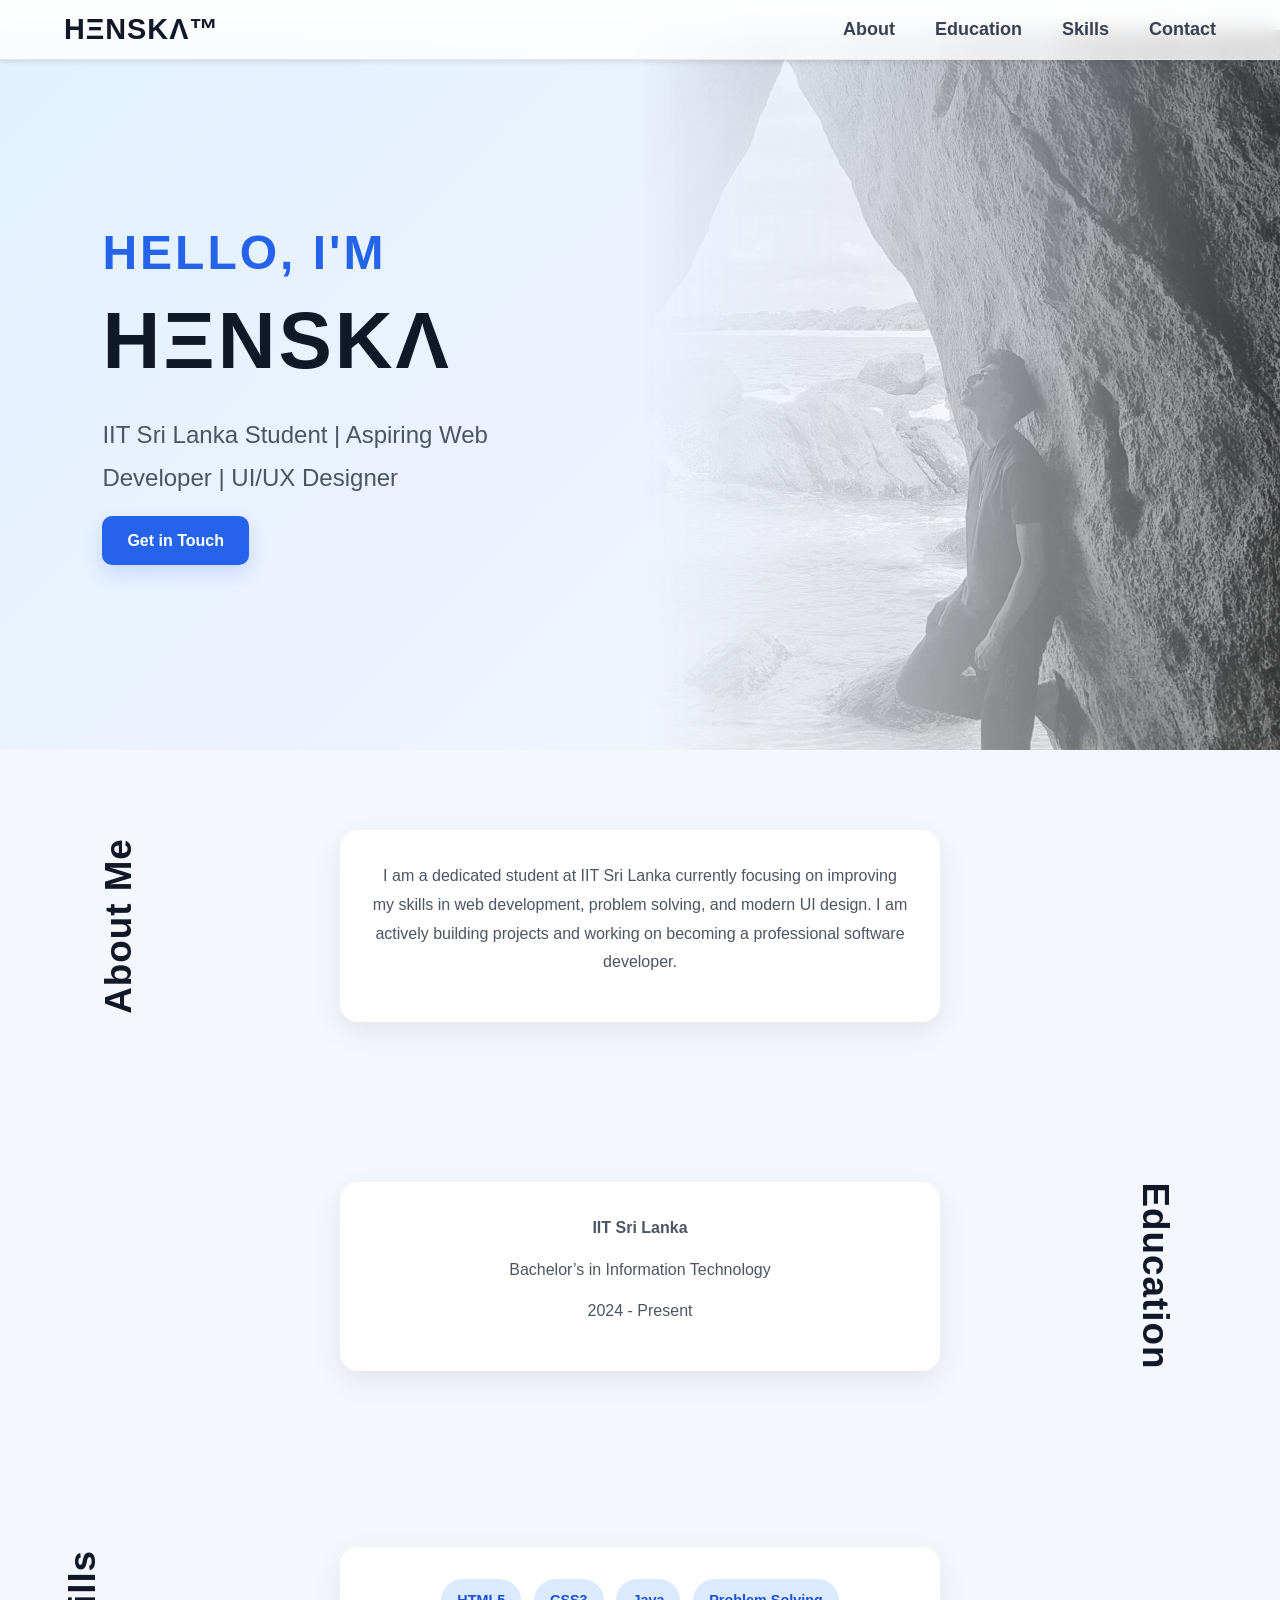
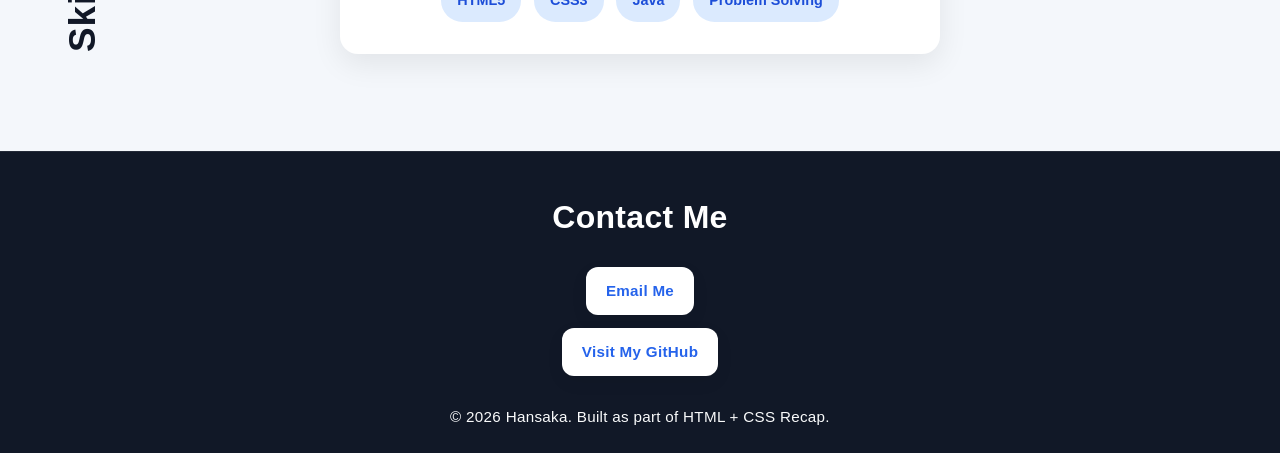
<file: html-practice/Project-01-Bio-Page/index.html>
<!doctype html>
<html lang="en">
  <head>
    <meta charset="UTF-8" />
    <meta name="viewport" content="width=device-width, initial-scale=1.0" />
    <title>Bio Page</title>
    <link rel="stylesheet" href="style.css" />
  </head>

  <body>
    <header>
      <nav>
        <div class="logo">HΞNSKΛ™</div>
        <ul>
          <li><a href="#about">About</a></li>
          <li><a href="#education">Education</a></li>
          <li><a href="#skills">Skills</a></li>
          <li><a href="#contact">Contact</a></li>
        </ul>
      </nav>
    </header>

    <!-- hero section -->
    <section class="hero">
      <div class="hero-content">
       <p class="intro">Hello, I'm</p>
       <h1>HΞNSKΛ</h1>
       <p class="subtitle">IIT Sri Lanka Student | Aspiring Web Developer | UI/UX Designer</p>
        <a href="#contact" class="button">Get in Touch </a>
      </div>
    </section>

    <!-- About -->
    <section id="about" class="side-section">
      <div class="side-label left">About Me</div>

      <div class="section-content">
        <div class="info-box">
          <p>
            I am a dedicated student at IIT Sri Lanka currently focusing on improving my skills in web
            development, problem solving, and modern UI design. I am actively building projects and
            working on becoming a professional software developer.
          </p>
        </div>
      </div>
    </section>

    <!-- Education -->
    <section id="education" class="side-section">
      <div class="side-label right">Education</div>

      <div class="section-content">
        <div class="info-box">
          <p><strong>IIT Sri Lanka</strong></p>
          <p>Bachelor’s in Information Technology</p>
          <p>2024 - Present</p>
        </div>
      </div>
    </section>
    
        <!-- Skills -->
    <section id="skills" class="side-section">
      <div class="side-label left">Skills</div>

      <div class="section-content">
        <div class="info-box">
          <div class="skills-container">
            <span class="skill-tag">HTML5</span>
            <span class="skill-tag">CSS3</span>
            <span class="skill-tag">Java</span>
            <span class="skill-tag">Problem Solving</span>
          </div>
        </div>
      </div>
    </section>

    <!-- Contact -->


    <footer>
      <section id="contact" class="contact">
        <h2>Contact Me</h2>
          <p><a href="mailto:hansakarbandara@gmail.com">Email Me</a></p>
          <p><a href="https://github.com/Hansaka-co" target="_blank">Visit My GitHub</a></p>
      </section>
      <p>&copy; 2026 Hansaka. Built as part of HTML + CSS Recap.</p>
    </footer>
  </body>
</html>
</file>
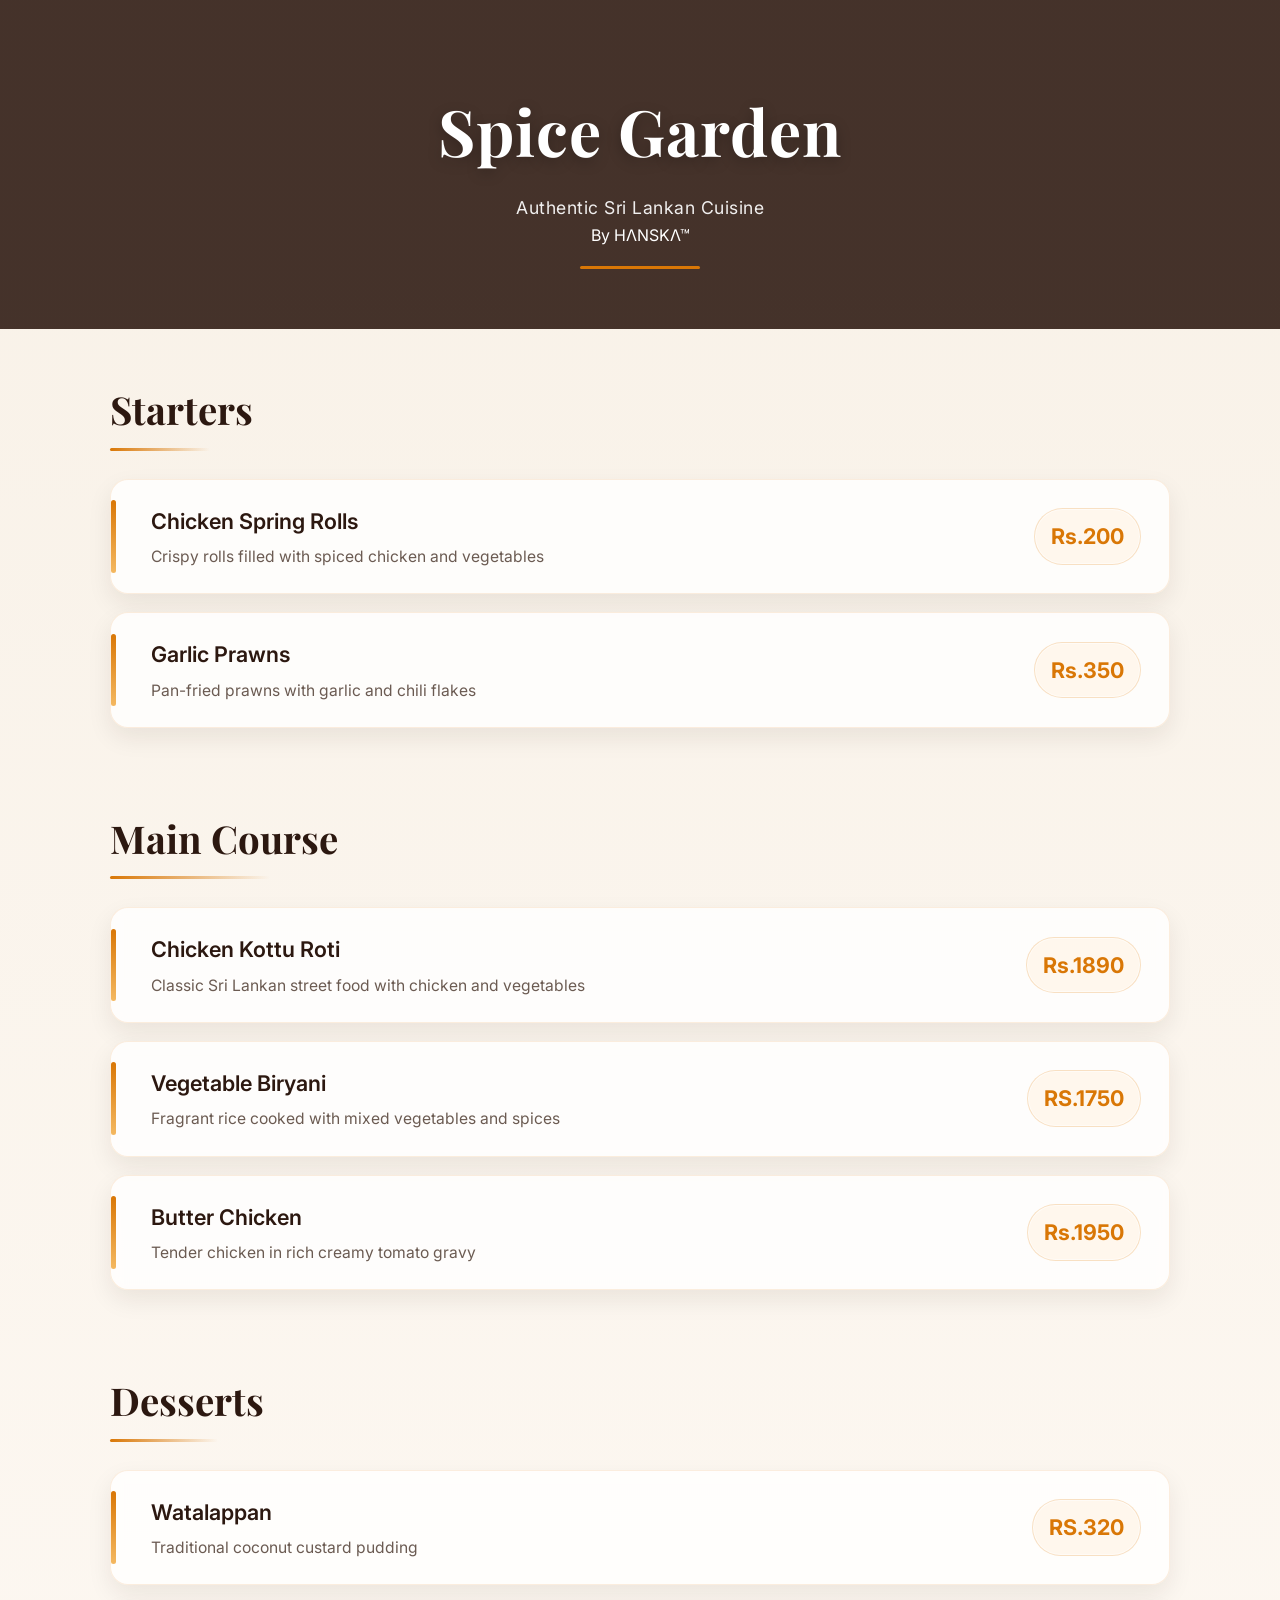
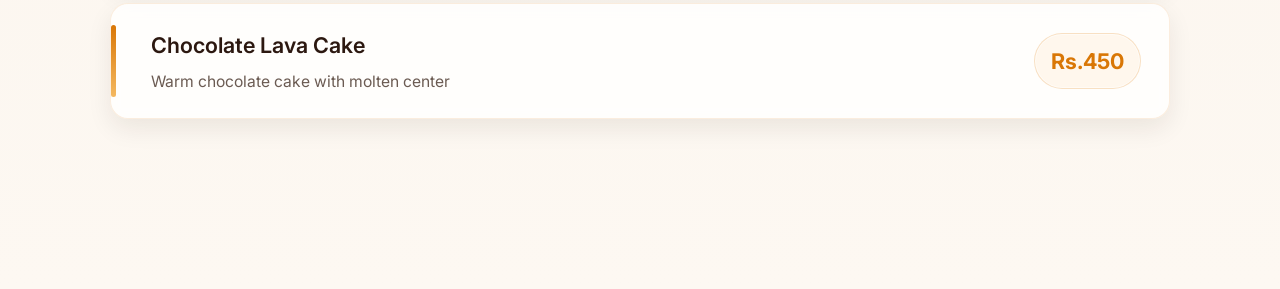
<file: html-practice/Project-03-Menu/Index.html>
<!doctype html>
<html lang="en">
  <head>
    <meta charset="UTF-8" />
    <meta name="viewport" content="width=device-width, initial-scale=1.0" />
    <title>Spice Garden | Menu</title>
    <link rel="stylesheet" href="style.css" />
  </head>
  <body>
    <header>
      <div class="hero-content">
        <h1>Spice Garden</h1>
        <p class="tagline">Authentic Sri Lankan Cuisine</p>
        <p>By HΛNSKΛ™</p>
      </div>
    </header>

    <div class="container">
      <!-- Starters Section -->
      <section class="menu-section">
        <h2>Starters</h2>

        <div class="menu-item">
          <div class="item-info">
            <h3>Chicken Spring Rolls</h3>
            <p>Crispy rolls filled with spiced chicken and vegetables</p>
          </div>
          <span class="price">Rs.200</span>
        </div>

        <div class="menu-item">
          <div class="item-info">
            <h3>Garlic Prawns</h3>
            <p>Pan-fried prawns with garlic and chili flakes</p>
          </div>
          <span class="price">Rs.350</span>
        </div>
      </section>

      <!-- Main Course Section -->
      <section class="menu-section">
        <h2>Main Course</h2>

        <div class="menu-item">
          <div class="item-info">
            <h3>Chicken Kottu Roti</h3>
            <p>Classic Sri Lankan street food with chicken and vegetables</p>
          </div>
          <span class="price">Rs.1890</span>
        </div>

        <div class="menu-item">
          <div class="item-info">
            <h3>Vegetable Biryani</h3>
            <p>Fragrant rice cooked with mixed vegetables and spices</p>
          </div>
          <span class="price">RS.1750</span>
        </div>

        <div class="menu-item">
          <div class="item-info">
            <h3>Butter Chicken</h3>
            <p>Tender chicken in rich creamy tomato gravy</p>
          </div>
          <span class="price">Rs.1950</span>
        </div>
      </section>

      <!-- Desserts Section -->
      <section class="menu-section">
        <h2>Desserts</h2>

        <div class="menu-item">
          <div class="item-info">
            <h3>Watalappan</h3>
            <p>Traditional coconut custard pudding</p>
          </div>
          <span class="price">RS.320</span>
        </div>

        <div class="menu-item">
          <div class="item-info">
            <h3>Chocolate Lava Cake</h3>
            <p>Warm chocolate cake with molten center</p>
          </div>
          <span class="price">Rs.450</span>
        </div>
      </section>
    </div>
  </body>
</html>
</file>
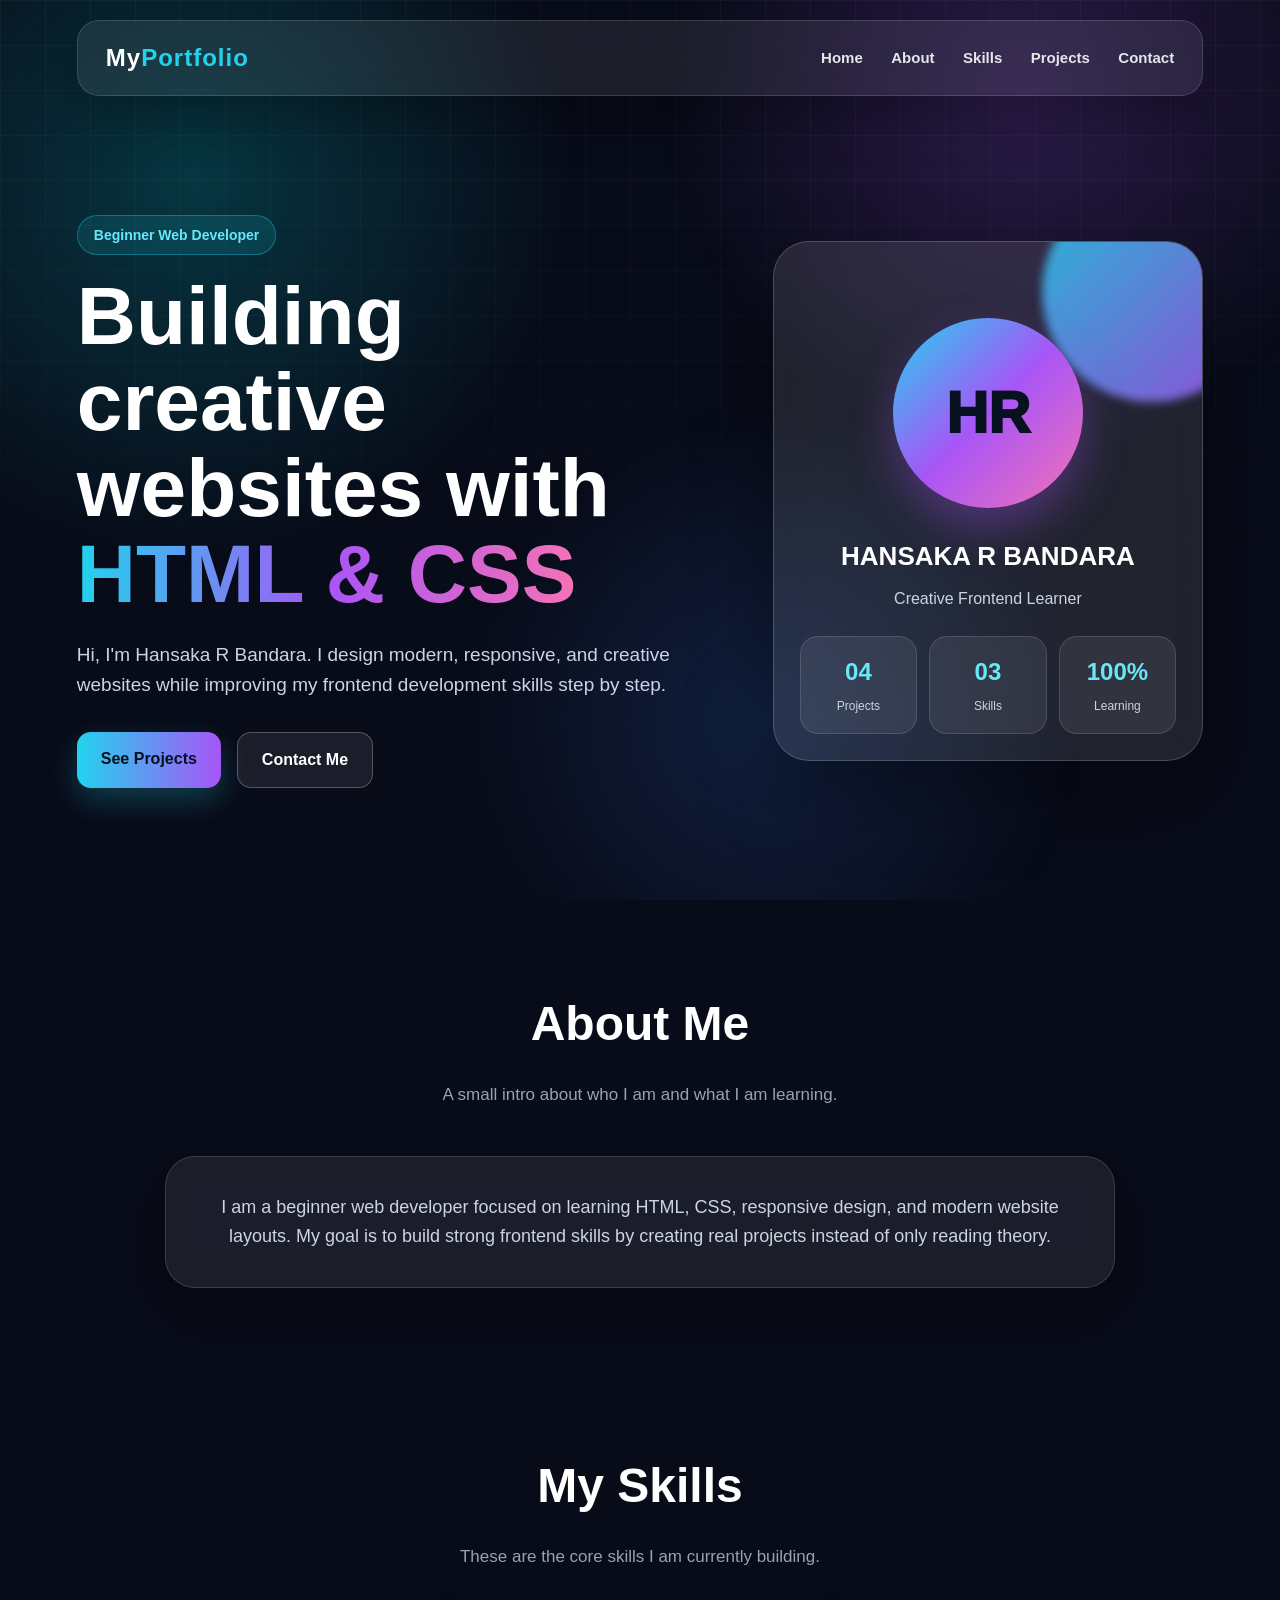
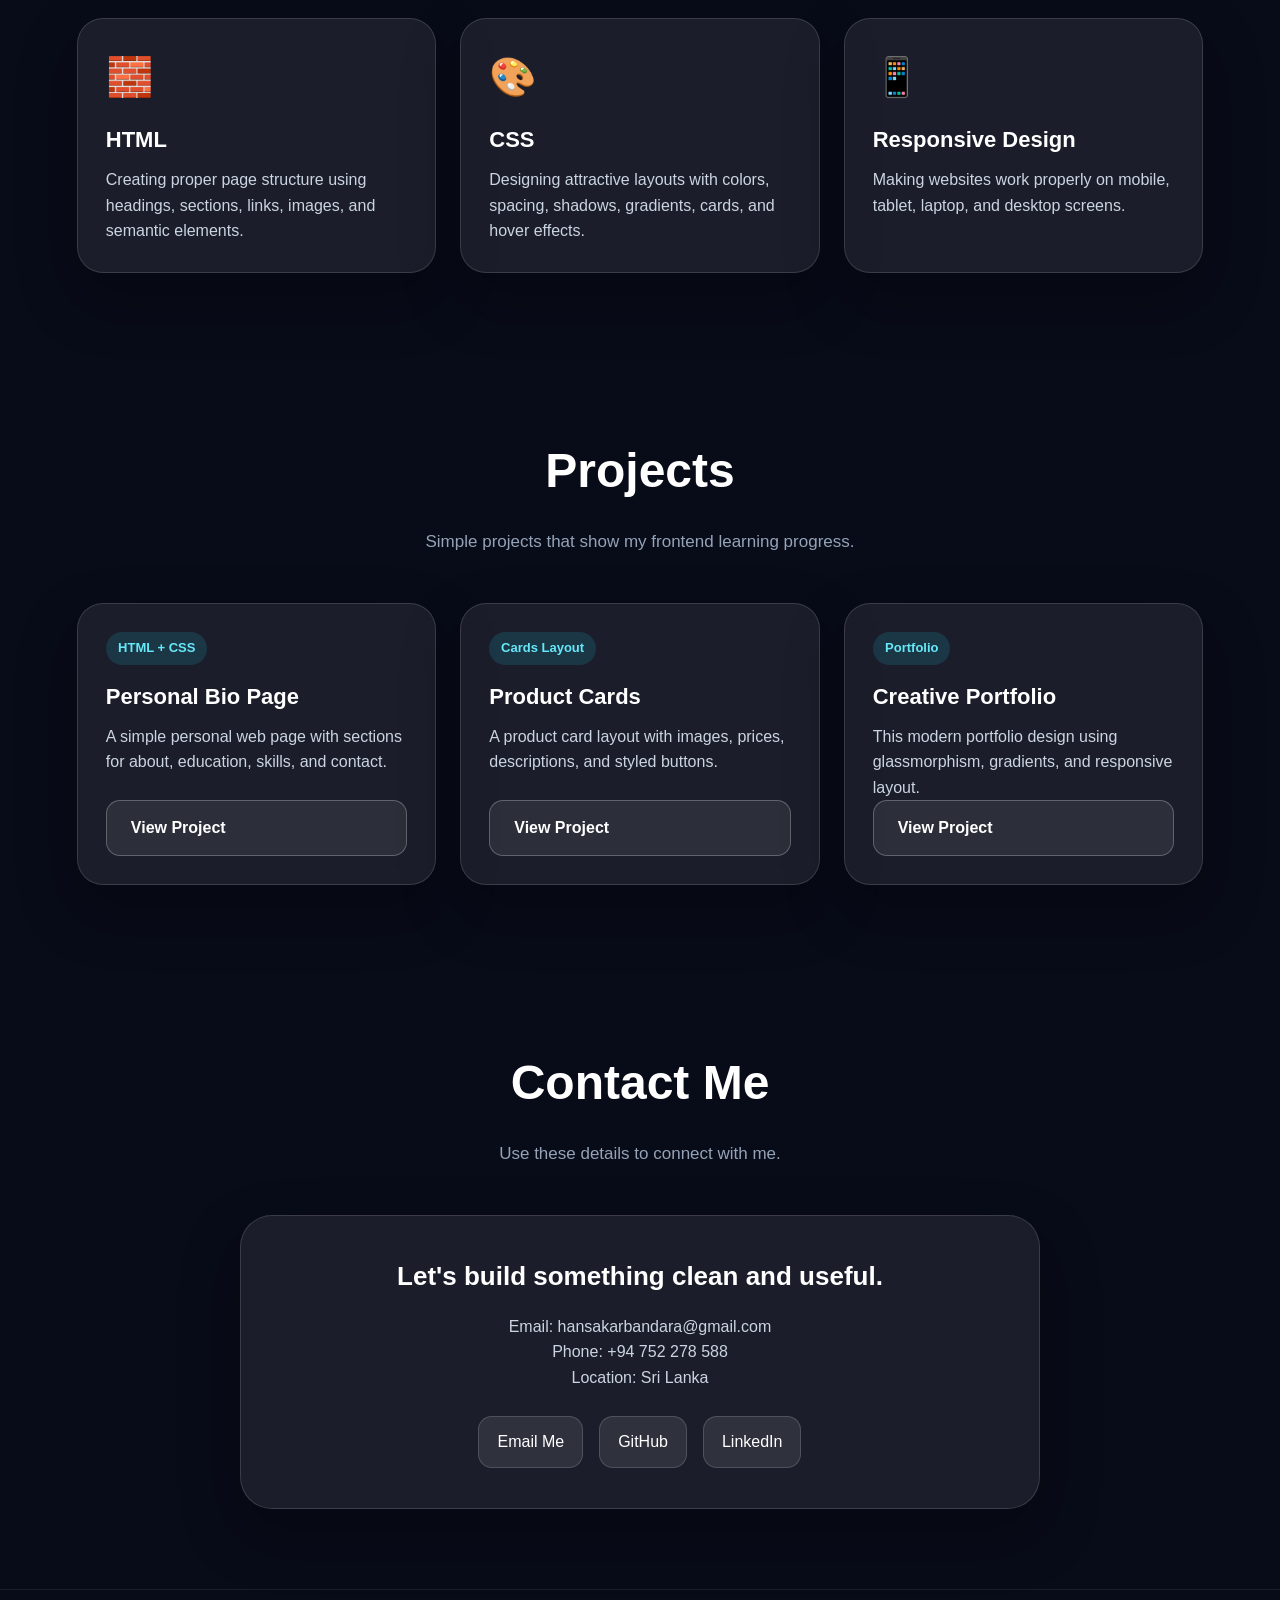
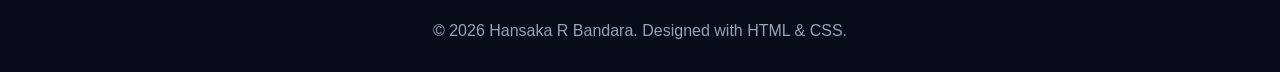
<file: html-practice/Project-04-personal-portfolio/index.html>
<!doctype html>
<html lang="en">
  <head>
    <meta charset="UTF-8" />
    <meta name="viewport" content="width=device-width, initial-scale=1.0" />
    <title>Creative Personal Portfolio</title>
    <link rel="stylesheet" href="style.css" />
  </head>
  <body>
    <header>
      <div class="logo">My<span>Portfolio</span></div>

      <nav>
        <a href="#home">Home</a>
        <a href="#about">About</a>
        <a href="#skills">Skills</a>
        <a href="#projects">Projects</a>
        <a href="#contact">Contact</a>
      </nav>
    </header>

    <main>
      <section class="hero" id="home">
        <div class="hero-content">
          <p class="badge">Beginner Web Developer</p>
          <h1>Building creative websites with <span>HTML & CSS</span></h1>
          <p class="hero-description">
            Hi, I'm Hansaka R Bandara. I design modern, responsive, and creative
            websites while improving my frontend development skills step by
            step.
          </p>

          <div class="hero-buttons">
            <a href="#projects" class="btn btn-primary">See Projects</a>
            <a href="#contact" class="btn btn-secondary">Contact Me</a>
          </div>
        </div>

        <div class="hero-card">
          <div class="profile-circle">HR</div>

          <div class="mini-info">
            <h2>HANSAKA R BANDARA</h2>
            <p>Creative Frontend Learner</p>
          </div>

          <div class="stats">
            <div class="stat">
              <strong>04</strong>
              <span>Projects</span>
            </div>

            <div class="stat">
              <strong>03</strong>
              <span>Skills</span>
            </div>

            <div class="stat">
              <strong>100%</strong>
              <span>Learning</span>
            </div>
          </div>
        </div>
      </section>

      <section id="about">
        <h2 class="section-title">About Me</h2>
        <p class="section-subtitle">
          A small intro about who I am and what I am learning.
        </p>

        <div class="about-box">
          <p>
            I am a beginner web developer focused on learning HTML, CSS,
            responsive design, and modern website layouts. My goal is to build
            strong frontend skills by creating real projects instead of only
            reading theory.
          </p>
        </div>
      </section>

      <section id="skills">
        <h2 class="section-title">My Skills</h2>
        <p class="section-subtitle">
          These are the core skills I am currently building.
        </p>

        <div class="glass-grid">
          <div class="glass-card">
            <div class="icon">🧱</div>
            <h3>HTML</h3>
            <p>
              Creating proper page structure using headings, sections, links,
              images, and semantic elements.
            </p>
          </div>

          <div class="glass-card">
            <div class="icon">🎨</div>
            <h3>CSS</h3>
            <p>
              Designing attractive layouts with colors, spacing, shadows,
              gradients, cards, and hover effects.
            </p>
          </div>

          <div class="glass-card">
            <div class="icon">📱</div>
            <h3>Responsive Design</h3>
            <p>
              Making websites work properly on mobile, tablet, laptop, and
              desktop screens.
            </p>
          </div>
        </div>
      </section>

      <section id="projects">
        <h2 class="section-title">Projects</h2>
        <p class="section-subtitle">
          Simple projects that show my frontend learning progress.
        </p>

        <div class="glass-grid">
          <div class="glass-card project-card">
            <div>
              <span class="project-tag">HTML + CSS</span>
              <h3>Personal Bio Page</h3>
              <p>
                A simple personal web page with sections for about, education,
                skills, and contact.
              </p>
            </div>
            <a href="#" class="btn btn-secondary">View Project</a>
          </div>

          <div class="glass-card project-card">
            <div>
              <span class="project-tag">Cards Layout</span>
              <h3>Product Cards</h3>
              <p>
                A product card layout with images, prices, descriptions, and
                styled buttons.
              </p>
            </div>
            <a href="#" class="btn btn-secondary">View Project</a>
          </div>

          <div class="glass-card project-card">
            <div>
              <span class="project-tag">Portfolio</span>
              <h3>Creative Portfolio</h3>
              <p>
                This modern portfolio design using glassmorphism, gradients, and
                responsive layout.
              </p>
            </div>
            <a href="#" class="btn btn-secondary">View Project</a>
          </div>
        </div>
      </section>

      <section id="contact">
        <h2 class="section-title">Contact Me</h2>
        <p class="section-subtitle">Use these details to connect with me.</p>

        <div class="contact-box">
          <h3>Let's build something clean and useful.</h3>
          <p>Email: hansakarbandara@gmail.com</p>
          <p>Phone: +94 752 278 588</p>
          <p>Location: Sri Lanka</p>

          <div class="contact-links">
            <a href="mailto:hansakarbandara@gmail.com">Email Me</a>
            <a href="https://github.com/Hansaka-co">GitHub</a>
            <a href="https://www.linkedin.com/in/hansaka-r-bandara">LinkedIn</a>
          </div>
        </div>
      </section>
    </main>

    <footer>
      <p>&copy; 2026 Hansaka R Bandara. Designed with HTML & CSS.</p>
    </footer>
  </body>
</html>
</file>
<file: html-practice/Project-01-Bio-Page/style.css>
/* Reset & Basic Styles */
* {
  margin: 0;
  padding: 0;
  box-sizing: border-box;
}

body {
  font-family: Arial, sans-serif;
  line-height: 1.6;
  color: #1f2937;
  background-color: #f4f7fb;
  padding-top: 30px;
}

/* Navigation */
nav {
  display: flex;
  justify-content: space-between;
  align-items: center;
  padding: 16px 5%;
  background: rgba(255, 255, 255, 0.8);
  backdrop-filter: blur(10px);
  border-bottom: 1px solid #e5e7eb;
  box-shadow: 0 2px 5px rgba(0, 0, 0, 0.1);
  position: fixed;
  top: 0;
  left: 0;
  width: 100%;
  height: 60px;
  z-index: 1000;
}

.logo {
  font-size: 1.8rem;
  font-weight: bold;
  color: #111827;
  letter-spacing: 1px;
}

nav ul {
  display: flex;
  list-style: none;
  gap: 2.5rem;
  font-weight: bold;
  font-size: 1.125rem;
}

nav a {
  position: relative;
  text-decoration: none;
  color: #374151;
  transition: 0.3s;

}

nav a::after {
  content: "";
  position: absolute;
  width: 0%;
  height: 2px;
  bottom: -4px;
  left: 0;
  background: #2563eb;
  transition: 0.3s;
}
nav a:hover::after {
  width: 100%;
}
nav a:hover {
  color: #111827;
}

/* Hero Section */
.hero {
  display: flex;
  align-items: center;
  justify-content: space-between;
  padding: 10rem 8%;
  gap: 3rem;
  position: relative;
  overflow: hidden;
  background: linear-gradient(135deg, #e0f2fe, #eef2ff, #f8fafc);
  min-height: 80vh;
}

.hero::after {
  content: "";
  position: absolute;
  top: 0;
  right: 0;
  width: 50%;
  height: 100%;

  background: url("BIO IMAGE.jpg") no-repeat center 100%;
  background-size: cover;


  /* fade effect */
  mask-image: linear-gradient(to left, rgba(0,0,0,1), rgba(0,0,0,0));
  -webkit-mask-image: linear-gradient(to left, rgba(0,0,0,1), rgba(0,0,0,0));

  opacity: 0.8;
}

.hero-content {
  position: relative;
  z-index: 2;
}

.intro {
  font-size: 3rem;
  text-transform: uppercase;
  letter-spacing: 3px;
  color: #2563eb;
  margin-bottom: 0.1rem;
  font-weight: 700;
}


.hero-content h1 {
  font-size: 5rem;
  line-height: 1.2;
  color: #111827;
  margin-bottom: 1.5rem;
  letter-spacing: 3px;
  
}

.subtitle {
  font-size: 1.5rem;
  margin-bottom: 1rem;
  color: #4b5563;
  max-width: 500px;
  line-height: 1.8;
}

.button {
  display: inline-block;
  background-color: #2563eb;
  color: white;
  padding: 12px 25px;
  text-decoration: none;
  border-radius: 10px;
  font-weight: bold;
  transition: all 0.3s ease;
  box-shadow: 0 8px 20px rgba(37, 99, 235, 0.18);
}
.button:hover {
  background: #1d4ed8;
  transform: translateY(-2px);
}



/* Common Section Styling */
section {
  padding: 4rem 8%;
}
section h2 {
  font-size: 2.5rem;
  margin-bottom: 1.5rem;
  color: #111827;
  text-align: center;
}

.side-section {
  position: relative;
  padding: 5rem 8%;
  min-height: 300px;
  display: flex;
  align-items: center;
  justify-content: center;
}

.section-content {
  width: 100%;
  display: flex;
  justify-content: center;
}

.info-box {
  max-width: 600px;
  width: 100%;
  background: #ffffff;
  padding: 2rem;
  border-radius: 18px;
  box-shadow: 0 10px 30px rgba(0, 0, 0, 0.08);
  text-align: center;
}

.info-box p {
  color: #4b5563;
  line-height: 1.8;
  margin-bottom: 0.8rem;
}

.side-label {
  position: absolute;
  top: 50%;
  font-size: 2.3rem;
  font-weight: 700;
  color: #111827;
  letter-spacing: 1px;
  transform-origin: center;
}

.side-label.left {
  left: 2rem;
  transform: translateY(-50%) rotate(-90deg);
}

.side-label.right {
  right: 2rem;
  transform: translateY(-50%) rotate(90deg);
}

.skills-container {
  display: flex;
  justify-content: center;
  gap: 0.8rem;
  flex-wrap: wrap;
}

.skill-tag {
  background: #dbeafe;
  color: #1d4ed8;
  padding: 10px 16px;
  border-radius: 999px;
  font-weight: 600;
  font-size: 0.9rem;
}

/* Contact */
.contact {
  padding: 1rem ;
  text-align: center;
  
 
}
.contact h2 {
  font-size: 2rem;
  text-align: center;
  color: #ffffff;
  margin-bottom: 1.5rem;
  position: relative;
}
.contact p {
  margin-bottom: 0.8rem;
}
.contact a {
  display: inline-block;
  text-decoration: none;
  color: #2563eb;
  font-weight: 600;
  background: #ffffff;
  padding: 12px 20px;
  border-radius: 12px;
  box-shadow: 0 6px 18px rgba(0, 0, 0, 0.06);
  transition: 0.3s;
}

.contact a:hover {
  transform: translateY(-4px);
  background: #2563eb;
  color: #ffffff;
}

/* Footer */
footer {
  background: #111827;
  color: #f9fafb;
  text-align: center;
  padding: 1.5rem 1rem;
  font-size: 0.95rem;
  letter-spacing: 0.3px;
  border-top: 1px solid rgba(255, 255, 255, 0.08);
}

/* Responsive Design */
@media (max-width: 768px) {
  nav {
    flex-direction: column;
    gap: 1rem;
    padding: 1rem 5%;
  }

  nav ul {
    flex-wrap: wrap;
    justify-content: center;
    gap: 1rem;
  }

  .hero {
    flex-direction: column-reverse;
    text-align: center;
    padding: 4rem 5%;
    gap: 2rem;
  }

  .hero-content h1 {
    font-size: 2.8rem;
  }

  .subtitle {
    font-size: 1.05rem;
  }

  .profile-pic {
    width: 250px;
    height: 320px;
  }


  section {
    padding: 4rem 5%;
  }

  section h2 {
    font-size: 1.7rem;
  }

  .edu-card {
    padding: 1.5rem;
  }

  .skill-tag {
    font-size: 0.9rem;
    padding: 8px 14px;
  }
}
</file>
<file: html-practice/Project-03-Menu/style.css>
/* Google Font import */
@import url("https://fonts.googleapis.com/css2?family=Playfair+Display:wght@600;700&family=Inter:wght@400;500;600&display=swap");

/* Reset */
* {
  margin: 0;
  padding: 0;
  box-sizing: border-box;
}

body {
  font-family: "Inter", sans-serif;
  background: linear-gradient(180deg, #f8f1e7 0%, #fdf8f2 100%);
  color: #2d1b12;
  line-height: 1.6;
}

/* Header */
header {
  text-align: center;
  padding: 80px 20px 60px;
  background:
    linear-gradient(rgba(44, 24, 16, 0.88), rgba(44, 24, 16, 0.88)),
    url("https://images.unsplash.com/photo-1517248135467-4c7edcad34c4?auto=format&fit=crop&w=1400&q=80")
      center/cover;
  color: white;
  position: relative;
  overflow: hidden;
}

header::after {
  content: "";
  width: 120px;
  height: 3px;
  background: #d97706;
  display: block;
  margin: 18px auto 0;
  border-radius: 50px;
}

header h1 {
  font-family: "Playfair Display", serif;
  font-size: 4rem;
  letter-spacing: 1px;
  margin-bottom: 12px;
  text-shadow: 0 4px 14px rgba(0, 0, 0, 0.25);
}

.tagline {
  font-size: 1.1rem;
  opacity: 0.92;
  letter-spacing: 0.5px;
}

/* Main Container */
.container {
  max-width: 1100px;
  margin: 50px auto;
  padding: 0 20px 50px;
}

/* Menu Section */
.menu-section {
  margin-bottom: 70px;
}

.menu-section h2 {
  font-family: "Playfair Display", serif;
  font-size: 2.4rem;
  color: #2c1810;
  margin-bottom: 28px;
  display: inline-block;
  position: relative;
  padding-bottom: 10px;
}

.menu-section h2::after {
  content: "";
  position: absolute;
  left: 0;
  bottom: 0;
  width: 70%;
  height: 3px;
  background: linear-gradient(to right, #d97706, transparent);
  border-radius: 999px;
}

/* Menu Item */
.menu-item {
  display: flex;
  justify-content: space-between;
  align-items: center;
  gap: 20px;
  background: rgba(255, 255, 255, 0.8);
  backdrop-filter: blur(6px);
  padding: 24px 28px;
  margin-bottom: 18px;
  border-radius: 18px;
  border: 1px solid rgba(217, 119, 6, 0.12);
  box-shadow: 0 10px 25px rgba(44, 24, 16, 0.08);
  transition:
    transform 0.3s ease,
    box-shadow 0.3s ease,
    border-color 0.3s ease;
  position: relative;
}

.menu-item::before {
  content: "";
  position: absolute;
  left: 0;
  top: 18%;
  height: 64%;
  width: 5px;
  border-radius: 20px;
  background: linear-gradient(to bottom, #d97706, #f4b860);
}

.menu-item:hover {
  transform: translateY(-6px);
  box-shadow: 0 18px 35px rgba(44, 24, 16, 0.12);
  border-color: rgba(217, 119, 6, 0.28);
}

.item-info {
  flex: 1;
  padding-left: 12px;
}

.item-info h3 {
  font-size: 1.35rem;
  margin-bottom: 6px;
  color: #2c1810;
  font-weight: 600;
}

.item-info p {
  color: #6b5b52;
  font-size: 0.98rem;
}

/* Price */
.price {
  font-size: 1.35rem;
  font-weight: 700;
  color: #d97706;
  white-space: nowrap;
  background: #fff7ed;
  padding: 10px 16px;
  border-radius: 999px;
  border: 1px solid rgba(217, 119, 6, 0.18);
  box-shadow: inset 0 0 0 1px rgba(255, 255, 255, 0.5);
}

/* Optional subtle section spacing look */
.menu-section + .menu-section {
  padding-top: 10px;
}

/* Responsive */
@media (max-width: 768px) {
  header {
    padding: 60px 20px 45px;
  }

  header h1 {
    font-size: 2.8rem;
  }

  .tagline {
    font-size: 1rem;
  }

  .menu-section h2 {
    font-size: 2rem;
  }

  .menu-item {
    flex-direction: column;
    align-items: flex-start;
    padding: 20px;
  }

  .price {
    margin-left: 0;
  }
}
</file>
<file: html-practice/Project-04-personal-portfolio/style.css>
* {
  margin: 0;
  padding: 0;
  box-sizing: border-box;
  font-family: "Segoe UI", Arial, sans-serif;
}

html {
  scroll-behavior: smooth;
}

body {
  background: #080b18;
  color: #ffffff;
  line-height: 1.6;
  overflow-x: hidden;
}

body::before {
  content: "";
  position: fixed;
  inset: 0;
  background:
    radial-gradient(
      circle at 15% 20%,
      rgba(0, 255, 255, 0.18),
      transparent 30%
    ),
    radial-gradient(
      circle at 80% 10%,
      rgba(168, 85, 247, 0.22),
      transparent 28%
    ),
    radial-gradient(
      circle at 60% 80%,
      rgba(59, 130, 246, 0.18),
      transparent 30%
    );
  z-index: -2;
}

body::after {
  content: "";
  position: fixed;
  inset: 0;
  background-image:
    linear-gradient(rgba(255, 255, 255, 0.035) 1px, transparent 1px),
    linear-gradient(90deg, rgba(255, 255, 255, 0.035) 1px, transparent 1px);
  background-size: 45px 45px;
  z-index: -1;
  mask-image: linear-gradient(to bottom, black, transparent 90%);
}

header {
  width: 88%;
  margin: 20px auto 0;
  padding: 18px 28px;
  display: flex;
  justify-content: space-between;
  align-items: center;
  position: sticky;
  top: 20px;
  z-index: 100;
  background: rgba(255, 255, 255, 0.08);
  border: 1px solid rgba(255, 255, 255, 0.14);
  border-radius: 22px;
  backdrop-filter: blur(18px);
  box-shadow: 0 20px 50px rgba(0, 0, 0, 0.25);
}

.logo {
  font-size: 24px;
  font-weight: 900;
  letter-spacing: 1px;
}

.logo span {
  color: #22d3ee;
}

nav a {
  color: #e5e7eb;
  text-decoration: none;
  margin-left: 24px;
  font-weight: 700;
  font-size: 15px;
  position: relative;
}

nav a::after {
  content: "";
  position: absolute;
  width: 0;
  height: 2px;
  left: 0;
  bottom: -6px;
  background: linear-gradient(90deg, #22d3ee, #a855f7);
  transition: 0.3s;
}

nav a:hover::after {
  width: 100%;
}

.hero {
  min-height: 90vh;
  width: 88%;
  margin: auto;
  display: grid;
  grid-template-columns: 1.2fr 0.8fr;
  align-items: center;
  gap: 50px;
  padding: 80px 0;
}

.badge {
  display: inline-block;
  padding: 8px 16px;
  margin-bottom: 18px;
  background: rgba(34, 211, 238, 0.12);
  border: 1px solid rgba(34, 211, 238, 0.35);
  border-radius: 999px;
  color: #67e8f9;
  font-weight: 800;
  font-size: 14px;
}

.hero h1 {
  font-size: clamp(42px, 7vw, 82px);
  line-height: 1.05;
  margin-bottom: 22px;
}

.hero h1 span {
  background: linear-gradient(90deg, #22d3ee, #a855f7, #f472b6);
  -webkit-background-clip: text;
  background-clip: text;
  -webkit-text-fill-color: transparent;
}

.hero-description {
  color: #cbd5e1;
  font-size: 19px;
  max-width: 620px;
  margin-bottom: 32px;
}

.hero-buttons {
  display: flex;
  gap: 16px;
  flex-wrap: wrap;
}

.btn {
  display: inline-block;
  padding: 14px 24px;
  border-radius: 14px;
  text-decoration: none;
  font-weight: 900;
  transition: 0.3s;
}

.btn-primary {
  color: #06111f;
  background: linear-gradient(90deg, #22d3ee, #a855f7);
  box-shadow: 0 12px 30px rgba(34, 211, 238, 0.25);
}

.btn-secondary {
  color: white;
  border: 1px solid rgba(255, 255, 255, 0.25);
  background: rgba(255, 255, 255, 0.08);
}

.btn:hover {
  transform: translateY(-5px) scale(1.02);
}

.hero-card {
  position: relative;
  min-height: 430px;
  border-radius: 36px;
  padding: 26px;
  background: rgba(255, 255, 255, 0.1);
  border: 1px solid rgba(255, 255, 255, 0.18);
  backdrop-filter: blur(18px);
  box-shadow: 0 30px 80px rgba(0, 0, 0, 0.35);
  overflow: hidden;
}

.hero-card::before {
  content: "";
  position: absolute;
  width: 220px;
  height: 220px;
  border-radius: 50%;
  background: linear-gradient(135deg, #22d3ee, #a855f7);
  right: -60px;
  top: -60px;
  filter: blur(5px);
  opacity: 0.85;
}

.profile-circle {
  width: 190px;
  height: 190px;
  border-radius: 50%;
  margin: 50px auto 28px;
  display: flex;
  justify-content: center;
  align-items: center;
  background: linear-gradient(135deg, #22d3ee, #a855f7, #f472b6);
  color: #08111f;
  font-size: 58px;
  font-weight: 1000;
  position: relative;
  box-shadow: 0 20px 45px rgba(168, 85, 247, 0.35);
}

.mini-info {
  position: relative;
  text-align: center;
}

.mini-info h2 {
  font-size: 26px;
  margin-bottom: 8px;
}

.mini-info p {
  color: #cbd5e1;
  margin-bottom: 18px;
}

.stats {
  position: relative;
  display: grid;
  grid-template-columns: repeat(3, 1fr);
  gap: 12px;
  margin-top: 25px;
}

.stat {
  padding: 16px 10px;
  border-radius: 18px;
  background: rgba(255, 255, 255, 0.08);
  border: 1px solid rgba(255, 255, 255, 0.12);
  text-align: center;
}

.stat strong {
  display: block;
  font-size: 24px;
  color: #67e8f9;
}

.stat span {
  font-size: 12px;
  color: #cbd5e1;
}

section {
  width: 88%;
  margin: auto;
  padding: 80px 0;
}

.section-title {
  text-align: center;
  font-size: clamp(32px, 5vw, 48px);
  margin-bottom: 18px;
}

.section-subtitle {
  text-align: center;
  color: #94a3b8;
  max-width: 650px;
  margin: 0 auto 48px;
  font-size: 17px;
}

.glass-grid {
  display: grid;
  grid-template-columns: repeat(auto-fit, minmax(240px, 1fr));
  gap: 24px;
}

.glass-card,
.about-box,
.contact-box {
  background: rgba(255, 255, 255, 0.08);
  border: 1px solid rgba(255, 255, 255, 0.14);
  backdrop-filter: blur(14px);
  box-shadow: 0 25px 60px rgba(0, 0, 0, 0.25);
}

.glass-card {
  padding: 28px;
  border-radius: 26px;
  transition: 0.35s;
  position: relative;
  overflow: hidden;
}

.glass-card::before {
  content: "";
  position: absolute;
  inset: 0;
  background: linear-gradient(
    135deg,
    rgba(34, 211, 238, 0.16),
    rgba(168, 85, 247, 0.12)
  );
  opacity: 0;
  transition: 0.35s;
}

.glass-card:hover {
  transform: translateY(-10px);
  border-color: rgba(34, 211, 238, 0.45);
  box-shadow: 0 22px 55px rgba(0, 0, 0, 0.28);
}

.glass-card:hover::before {
  opacity: 1;
}

.glass-card * {
  position: relative;
}

.icon {
  font-size: 38px;
  margin-bottom: 14px;
}

.glass-card h3 {
  font-size: 22px;
  margin-bottom: 10px;
}

.glass-card p {
  color: #cbd5e1;
}

.about-box {
  max-width: 950px;
  margin: auto;
  padding: 36px;
  border-radius: 30px;
  color: #cbd5e1;
  font-size: 18px;
  text-align: center;
}

.project-card {
  min-height: 260px;
  display: flex;
  flex-direction: column;
  justify-content: space-between;
}

.project-tag {
  display: inline-block;
  width: fit-content;
  padding: 6px 12px;
  border-radius: 999px;
  background: rgba(34, 211, 238, 0.14);
  color: #67e8f9;
  font-size: 13px;
  font-weight: 800;
  margin-bottom: 14px;
}

.contact-box {
  max-width: 800px;
  margin: auto;
  padding: 40px;
  border-radius: 32px;
  text-align: center;
}

.contact-box h3 {
  font-size: 26px;
  margin-bottom: 16px;
}

.contact-box p {
  color: #cbd5e1;
}

.contact-links {
  display: flex;
  justify-content: center;
  gap: 16px;
  flex-wrap: wrap;
  margin-top: 26px;
}

.contact-links a {
  color: white;
  text-decoration: none;
  padding: 12px 18px;
  border-radius: 14px;
  background: rgba(255, 255, 255, 0.09);
  border: 1px solid rgba(255, 255, 255, 0.16);
  transition: 0.3s;
}

.contact-links a:hover {
  background: linear-gradient(90deg, #22d3ee, #a855f7);
  color: #06111f;
  transform: translateY(-4px);
  font-weight: 900;
}

footer {
  padding: 28px;
  text-align: center;
  color: #94a3b8;
  border-top: 1px solid rgba(255, 255, 255, 0.08);
}

@media (max-width: 850px) {
  header {
    flex-direction: column;
    gap: 16px;
  }

  nav {
    text-align: center;
  }

  nav a {
    display: inline-block;
    margin: 8px 10px;
  }

  .hero {
    grid-template-columns: 1fr;
    text-align: center;
    padding-top: 55px;
  }

  .hero-description {
    margin-left: auto;
    margin-right: auto;
  }

  .hero-buttons {
    justify-content: center;
  }
}

@media (max-width: 500px) {
  header,
  section,
  .hero {
    width: 92%;
  }

  .hero-card {
    min-height: 380px;
  }

  .profile-circle {
    width: 150px;
    height: 150px;
    font-size: 46px;
  }

  .stats {
    grid-template-columns: 1fr;
  }
}
</file>
